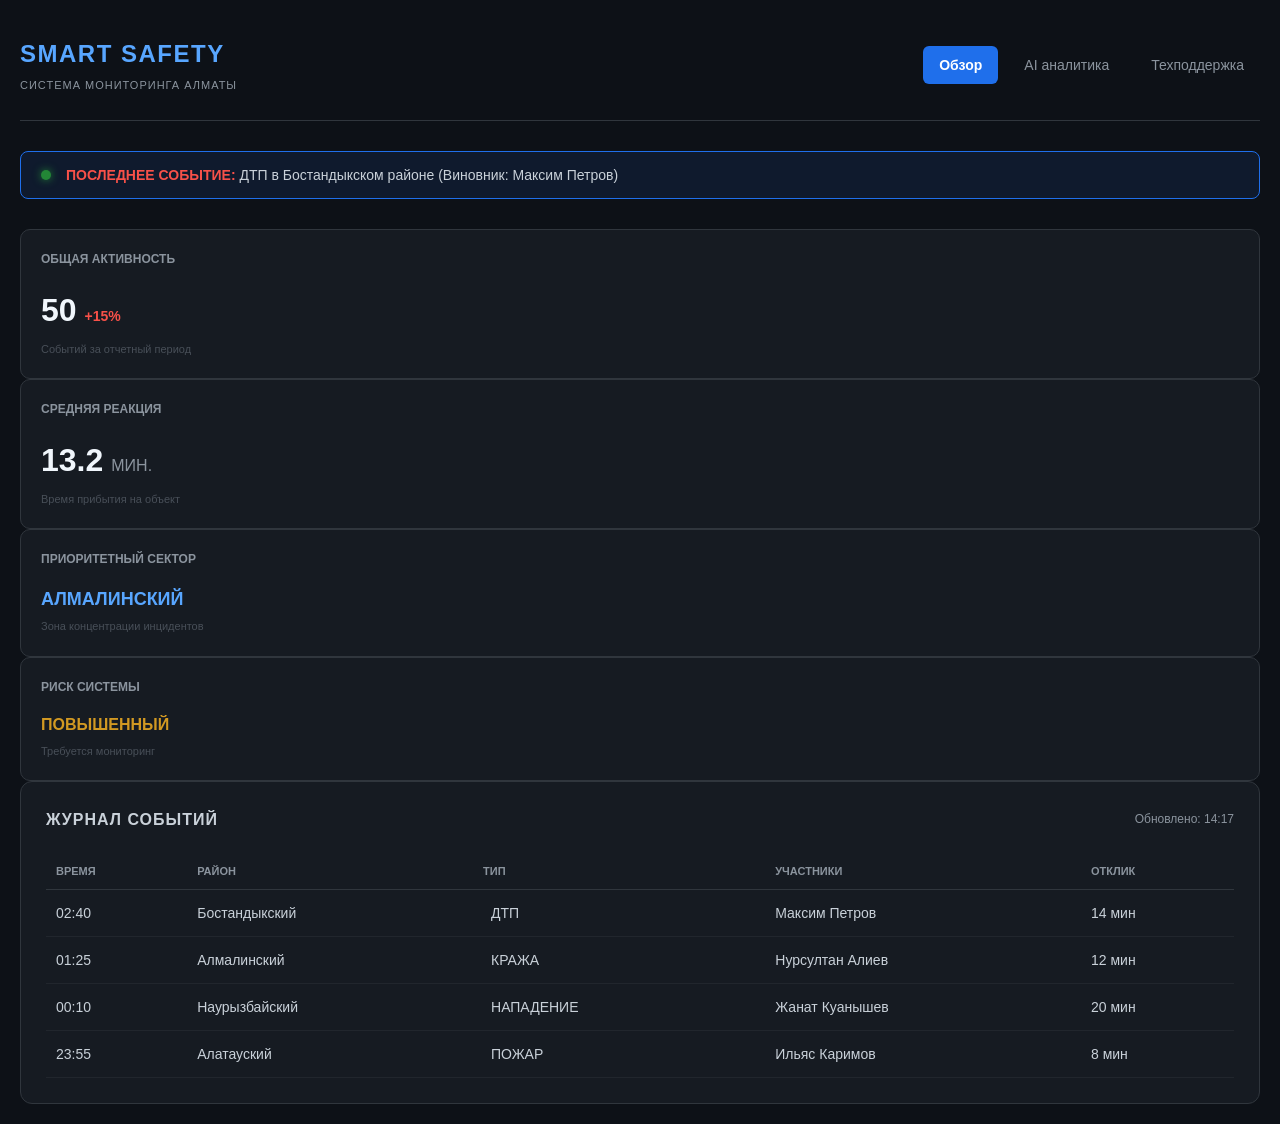
<file: index.html>
<html>
    <head>
        <meta charset="UTF-8">
        <meta name="viewport" content="width=device-width,initial-scale=1.0">
        <title>Smart Public Safety Dashboard-Обзор</title>
        <link rel="stylesheet" href="style.css">
    </head>
    <body>
        <header class="main-header">
            <div class="logo-area">
                <h1> SMART SAFETY </h1>
                <p>Система мониторинга Алматы</p>
            </div>
                 <nav class="nav-menu">
            <a href="index.html" class="nav-link active">Обзор</a>
            <a href="ai.analytics.html" class="nav-link">AI аналитика</a>
            <a href="support.html" class="nav-link">Техподдержка</a>
        </nav>
    </header>
     <div class="alert-banner">
        <div class="pulse-dot"></div>
         <div class="alert-content">
            <span class="critical">ПОСЛЕДНЕЕ СОБЫТИЕ:</span>
            <span> ДТП в Бостандыкском районе (Виновник: Максим Петров)</span>
        </div>
    </div>

    <div class="stats-grid">
        <div class="stat-item">
            <div class="stat-header">
                <span class="stat-title">ОБЩАЯ АКТИВНОСТЬ</span>
            </div>
            <div class="stat-main">
                <span class="stat-number">50</span>
                <span class="stat-percent negative">+15%</span>
            </div>
            <div class="stat-footer">Событий за отчетный период</div>
        </div>

        <div class="stat-item">
            <div class="stat-header">
                <span class="stat-title">СРЕДНЯЯ РЕАКЦИЯ</span>
            </div>
            <div class="stat-main">
                <span class="stat-number">13.2</span>
                <span class="stat-unit">МИН.</span>
            </div>
            <div class="stat-footer">Время прибытия на объект</div>
        </div>

        <div class="stat-item">
            <div class="stat-header">
                <span class="stat-title">ПРИОРИТЕТНЫЙ СЕКТОР</span>
            </div>
            <div class="stat-main">
                <span class="stat-location">АЛМАЛИНСКИЙ</span>
            </div>
            <div class="stat-footer">Зона концентрации инцидентов</div>
        </div>

        <div class="stat-item">
            <div class="stat-header">
                <span class="stat-title">РИСК СИСТЕМЫ</span>
            </div>
            <div class="stat-main">
                <span class="stat-status warning">ПОВЫШЕННЫЙ</span>
            </div>
            <div class="stat-footer">Требуется мониторинг</div>
        </div>
    </div>

    <main class="content-area">
        <div class="card log-container">
            <div class="card-header">
                <h3>ЖУРНАЛ СОБЫТИЙ</h3>
                <span class="timestamp">Обновлено: 14:17</span>
            </div>
            <table class="event-table">
                <thead>
                    <tr>
                        <th>ВРЕМЯ</th>
                        <th>РАЙОН</th>
                        <th>ТИП</th>
                        <th>УЧАСТНИКИ</th>
                        <th>ОТКЛИК</th>
                    </tr>
                </thead>
                <tbody>
                    <tr>
                        <td>02:40</td>
                        <td>Бостандыкский</td>
                        <td><span class="type-tag blue">ДТП</span></td>
                        <td>Максим Петров</td>
                        <td>14 мин</td>
                    </tr>
                    <tr>
                        <td>01:25</td>
                        <td>Алмалинский</td>
                        <td><span class="type-tag red">КРАЖА</span></td>
                        <td>Нурсултан Алиев</td>
                        <td>12 мин</td>
                    </tr>
                    <tr>
                        <td>00:10</td>
                        <td>Наурызбайский</td>
                        <td><span class="type-tag yellow">НАПАДЕНИЕ</span></td>
                        <td>Жанат Куанышев</td>
                        <td>20 мин</td>
                    </tr>
                    <tr>
                        <td>23:55</td>
                        <td>Алатауский</td>
                        <td><span class="type-tag orange">ПОЖАР</span></td>
                        <td>Ильяс Каримов</td>
                        <td>8 мин</td>
                    </tr>
                </tbody>
            </table>
        </div>
            </main>
    </body>
</html>
</file>
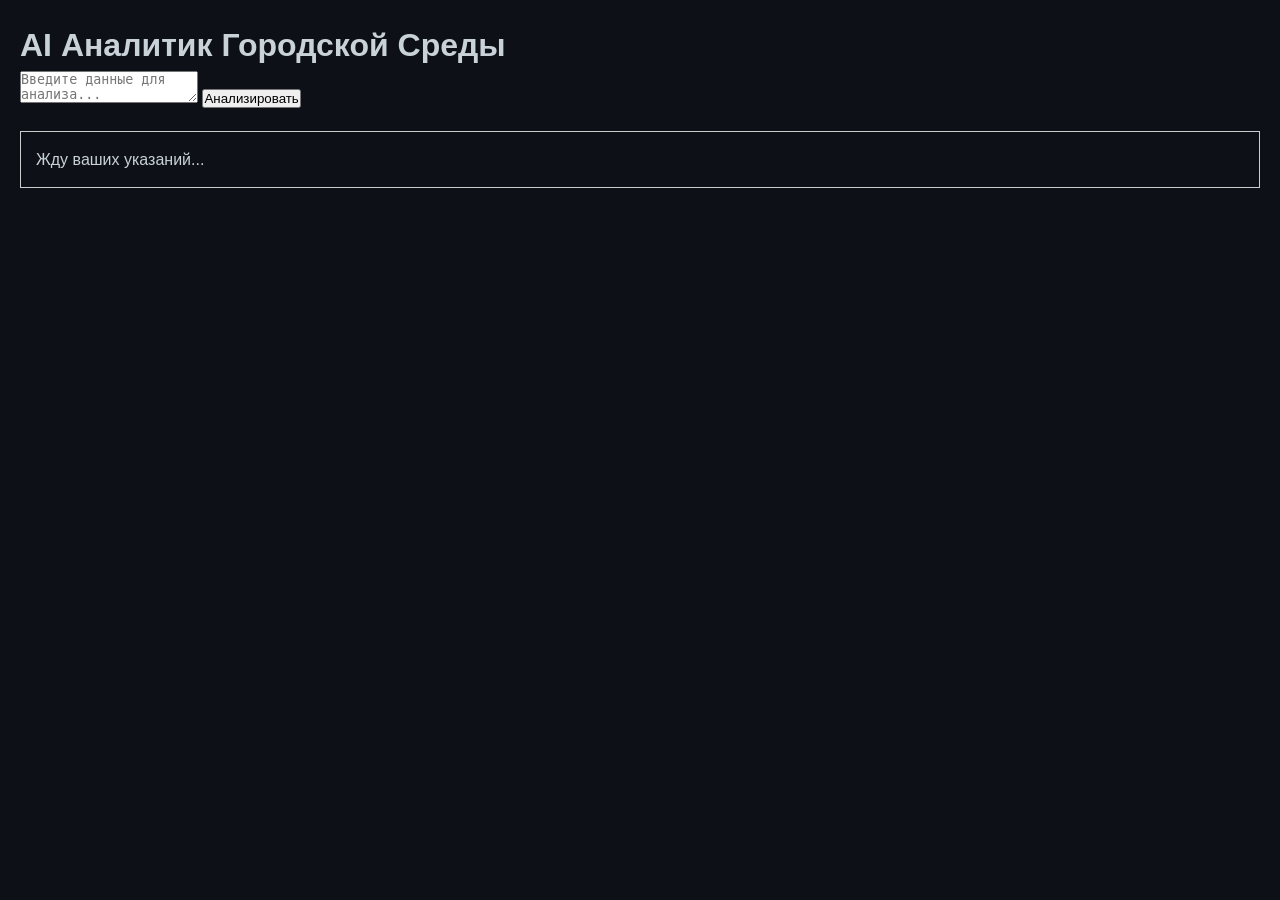
<file: ai-analytics.html>
<!DOCTYPE html>
<html lang="ru">

<head>
    <meta charset="UTF-8">
    <title>ИИ Аналитика - Smart City</title>
    <link rel="stylesheet" href="style.css">
</head>

<body>
    <div class="ai-container">
        <h1>AI Аналитик Городской Среды</h1>

        <textarea id="ai-input" placeholder="Введите данные для анализа..."></textarea>

        <button id="ai-btn">Анализировать</button>

        <div id="ai-output" style="margin-top: 20px; padding: 15px; border: 1px solid #ccc;">
            Жду ваших указаний...
        </div>
    </div>

    <script src="app.js"></script>
</body>

</html>
</file>
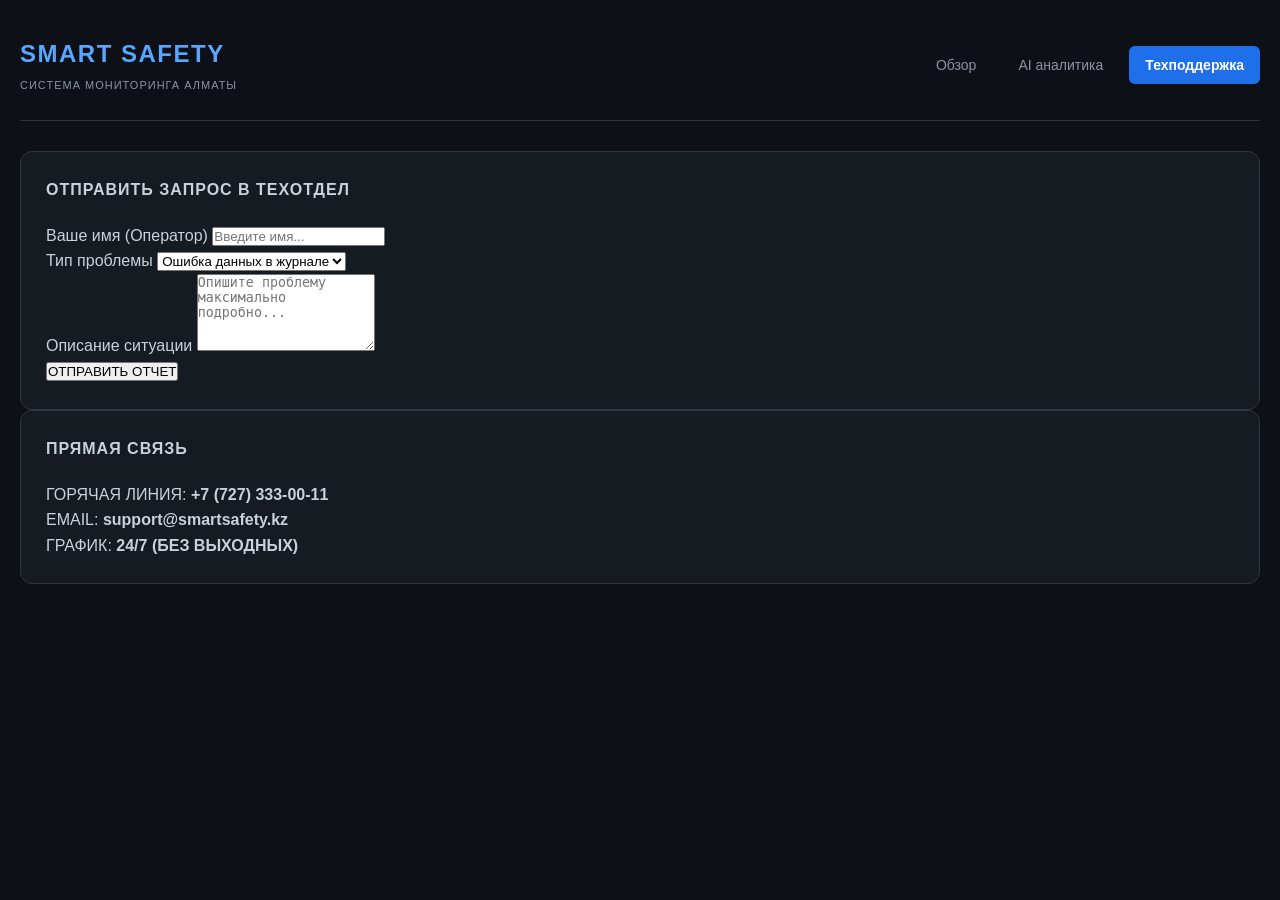
<file: project-root/frontend/support.html>
<!DOCTYPE html>
<html lang="ru">
<head>
    <meta charset="UTF-8">
    <meta name="viewport" content="width=device-width, initial-scale=1.0">
    <title>Smart Safety - Техподдержка</title>
    <link rel="stylesheet" href="style.css">
</head>
<body>

    <header class="main-header">
        <div class="logo-area">
            <h1> SMART SAFETY </h1>
            <p>Система мониторинга Алматы</p>
        </div>
        <nav class="nav-menu">
            <a href="index.html.html" class="nav-link">Обзор</a>
            <a href="ai-analytics.js.html" class="nav-link">AI аналитика</a>
            <a href="tech-support.html" class="nav-link active">Техподдержка</a>
        </nav>
    </header>

    <main class="content-area">
        <div class="support-container">
            <div class="card">
                <div class="card-header">
                    <h3>ОТПРАВИТЬ ЗАПРОС В ТЕХОТДЕЛ</h3>
                </div>
                
                <form class="support-form">
                    <div class="form-group">
                        <label>Ваше имя (Оператор)</label>
                        <input type="text" placeholder="Введите имя..." required>
                    </div>

                    <div class="form-group">
                        <label>Тип проблемы</label>
                        <select>
                            <option>Ошибка данных в журнале</option>
                            <option>Проблема с картой</option>
                            <option>Доступ к камерам</option>
                            <option>Другое</option>
                        </select>
                    </div>

                    <div class="form-group">
                        <label>Описание ситуации</label>
                        <textarea rows="5" placeholder="Опишите проблему максимально подробно..."></textarea>
                    </div>

                    <button type="submit" class="btn-submit">ОТПРАВИТЬ ОТЧЕТ</button>
                </form>
            </div>

            <div class="card contact-info">
                <div class="card-header">
                    <h3>ПРЯМАЯ СВЯЗЬ</h3>
                </div>
                <div class="contact-list">
                    <div class="contact-item">
                        <span>ГОРЯЧАЯ ЛИНИЯ:</span>
                        <strong>+7 (727) 333-00-11</strong>
                    </div>
                    <div class="contact-item">
                        <span>EMAIL:</span>
                        <strong>support@smartsafety.kz</strong>
                    </div>
                    <div class="contact-item">
                        <span>ГРАФИК:</span>
                        <strong>24/7 (БЕЗ ВЫХОДНЫХ)</strong>
                    </div>
                </div>
            </div>
        </div>
    </main>

</body>
</html>
</file>
<file: style.css>
* {
    margin: 0;
    padding: 0;
    box-sizing: border-box;
}

body {
    font-family: 'Inter', -apple-system, BlinkMacSystemFont, "Segoe UI", Roboto, sans-serif;
    background-color: #0d1117; 
    color: #c9d1d9; 
    line-height: 1.6;
    padding: 20px;
}
.main-header {
    display: flex;
    justify-content: space-between;
    align-items: center;
    padding: 15px 0 25px;
    border-bottom: 1px solid #30363d;
    margin-bottom: 30px;
}
.logo-area h1 {
    font-size: 24px;
    font-weight: 800;
    letter-spacing: 1.5px;
    color: #58a6ff;
}
.logo-area p {
    font-size: 11px;
    text-transform: uppercase;
    color: #8b949e;
    letter-spacing: 1px;
    margin-top: 4px;
}

.nav-menu {
    display: flex;
    gap: 10px;
}

.nav-link {
    text-decoration: none;
    color: #8b949e;
    font-size: 14px;
    padding: 8px 16px;
    border-radius: 6px;
    transition: 0.3s ease;
}

.nav-link:hover {
    background-color: #21262d;
    color: #f0f6fc;
}

.nav-link.active {
    background-color: #1f6feb;
    color: #ffffff;
    font-weight: 600;
}
.alert-banner {
    background: rgba(31, 111, 235, 0.1);
    border: 1px solid #1f6feb;
    padding: 12px 20px;
    border-radius: 8px;
    display: flex;
    align-items: center;
    gap: 15px;
    margin-bottom: 30px;
    font-size: 14px;
}

.pulse-dot {
    width: 10px;
    height: 10px;
    background-color: #238636;
    border-radius: 50%;
    box-shadow: 0 0 8px #238636;
    animation: pulse 2s infinite;
}
@keyframes pulse {
    0% { transform: scale(0.95); opacity: 1; }
    70% { transform: scale(1.1); opacity: 0.7; }
    100% { transform: scale(0.95); opacity: 1; }
}

.critical {
    font-weight: bold;
    color: #f85149; 
}
stats-grid {
    display: grid;
    grid-template-columns: repeat(auto-fit, minmax(220px, 1fr));
    gap: 20px;
    margin-bottom: 40px;
}

.stat-item {
    background-color: #161b22;
    padding: 20px;
    border-radius: 10px;
    border: 1px solid #30363d;
    transition: transform 0.2s;
}

.stat-item:hover {
    border-color: #484f58;
}

.stat-title {
    font-size: 12px;
    font-weight: bold;
    color: #8b949e;
    text-transform: uppercase;
}

.stat-main {
    margin: 15px 0 5px;
    display: flex;
    align-items: baseline;
    gap: 8px;
}

.stat-number {
    font-size: 32px;
    font-weight: 700;
    color: #f0f6fc;
}

.stat-percent.negative {
    color: #f85149;
    font-size: 14px;
    font-weight: 600;
}

.stat-unit {
    color: #8b949e;
    font-size: 16px;
}

.stat-location {
    font-size: 18px;
    font-weight: bold;
    color: #58a6ff;
}
.stat-status.warning {
    color: #d29922; /* Оранжевый статус риска */
    font-weight: bold;
}

.stat-footer {
    font-size: 11px;
    color: #484f58;
}

/* 5. Журнал событий (Таблица) */
.card {
    background-color: #161b22;
    border-radius: 12px;
    padding: 25px;
    border: 1px solid #30363d;
}

.card-header {
    display: flex;
    justify-content: space-between;
    align-items: center;
    margin-bottom: 20px;
}

.card-header h3 {
    font-size: 16px;
    letter-spacing: 1px;
}

.timestamp {
    font-size: 12px;
    color: #8b949e;
}

.event-table {
    width: 100%;
    border-collapse: collapse;
    text-align: left;
}

.event-table th {
    font-size: 11px;
    color: #8b949e;
    padding: 12px 10px;
    border-bottom: 1px solid #30363d;
    text-transform: uppercase;
}

.event-table td {
    padding: 15px 10px;
    border-bottom: 1px solid #21262d;
    font-size: 14px;
}


.type-tag {
    padding: 2px 8px;
</file>
<file: project-root/frontend/style.css>
* {
    margin: 0;
    padding: 0;
    box-sizing: border-box;
}

body {
    font-family: 'Inter', -apple-system, BlinkMacSystemFont, "Segoe UI", Roboto, sans-serif;
    background-color: #0d1117; 
    color: #c9d1d9; 
    line-height: 1.6;
    padding: 20px;
}
.main-header {
    display: flex;
    justify-content: space-between;
    align-items: center;
    padding: 15px 0 25px;
    border-bottom: 1px solid #30363d;
    margin-bottom: 30px;
}
.logo-area h1 {
    font-size: 24px;
    font-weight: 800;
    letter-spacing: 1.5px;
    color: #58a6ff;
}
.logo-area p {
    font-size: 11px;
    text-transform: uppercase;
    color: #8b949e;
    letter-spacing: 1px;
    margin-top: 4px;
}

.nav-menu {
    display: flex;
    gap: 10px;
}

.nav-link {
    text-decoration: none;
    color: #8b949e;
    font-size: 14px;
    padding: 8px 16px;
    border-radius: 6px;
    transition: 0.3s ease;
}

.nav-link:hover {
    background-color: #21262d;
    color: #f0f6fc;
}

.nav-link.active {
    background-color: #1f6feb;
    color: #ffffff;
    font-weight: 600;
}
.alert-banner {
    background: rgba(31, 111, 235, 0.1);
    border: 1px solid #1f6feb;
    padding: 12px 20px;
    border-radius: 8px;
    display: flex;
    align-items: center;
    gap: 15px;
    margin-bottom: 30px;
    font-size: 14px;
}

.pulse-dot {
    width: 10px;
    height: 10px;
    background-color: #238636;
    border-radius: 50%;
    box-shadow: 0 0 8px #238636;
    animation: pulse 2s infinite;
}
@keyframes pulse {
    0% { transform: scale(0.95); opacity: 1; }
    70% { transform: scale(1.1); opacity: 0.7; }
    100% { transform: scale(0.95); opacity: 1; }
}

.critical {
    font-weight: bold;
    color: #f85149; 
}
stats-grid {
    display: grid;
    grid-template-columns: repeat(auto-fit, minmax(220px, 1fr));
    gap: 20px;
    margin-bottom: 40px;
}

.stat-item {
    background-color: #161b22;
    padding: 20px;
    border-radius: 10px;
    border: 1px solid #30363d;
    transition: transform 0.2s;
}

.stat-item:hover {
    border-color: #484f58;
}

.stat-title {
    font-size: 12px;
    font-weight: bold;
    color: #8b949e;
    text-transform: uppercase;
}

.stat-main {
    margin: 15px 0 5px;
    display: flex;
    align-items: baseline;
    gap: 8px;
}

.stat-number {
    font-size: 32px;
    font-weight: 700;
    color: #f0f6fc;
}

.stat-percent.negative {
    color: #f85149;
    font-size: 14px;
    font-weight: 600;
}

.stat-unit {
    color: #8b949e;
    font-size: 16px;
}

.stat-location {
    font-size: 18px;
    font-weight: bold;
    color: #58a6ff;
}
.stat-status.warning {
    color: #c88c0b;
    font-weight: bold;
}

.stat-footer {
    font-size: 11px;
    color: #484f58;
}


.card {
    background-color: #161b22;
    border-radius: 12px;
    padding: 25px;
    border: 1px solid #30363d;
}

.card-header {
    display: flex;
    justify-content: space-between;
    align-items: center;
    margin-bottom: 20px;
}

.card-header h3 {
    font-size: 16px;
    letter-spacing: 1px;
}

.timestamp {
    font-size: 12px;
    color: #8b949e;
}

.event-table {
    width: 100%;
    border-collapse: collapse;
    text-align: left;
}

.event-table th {
    font-size: 11px;
    color: #8b949e;
    padding: 12px 10px;
    border-bottom: 1px solid #30363d;
    text-transform: uppercase;
}

.event-table td {
    padding: 15px 10px;
    border-bottom: 1px solid #21262d;
    font-size: 14px;
}


.type-tag {
    padding: 2px 8px;
     border-radius: 4px;
    font-size: 11px;
    font-weight: bold;
    border: 1px solid;
}

.type-tag.blue { border-color: #388bfd; color: #58a6ff; }
.type-tag.red { border-color: #f85149; color: #f85149; }
.type-tag.yellow { border-color: #d29922; color: #d29922; }
.type-tag.orange { border-color: #f0883e; color: #f0883e; }


@media (max-width: 768px) {
    .main-header {
        flex-direction: column;
        align-items: flex-start;
        gap: 20px;
    }
    
    .nav-menu {
        width: 100%;
        overflow-x: auto;
    }
}
</file>
